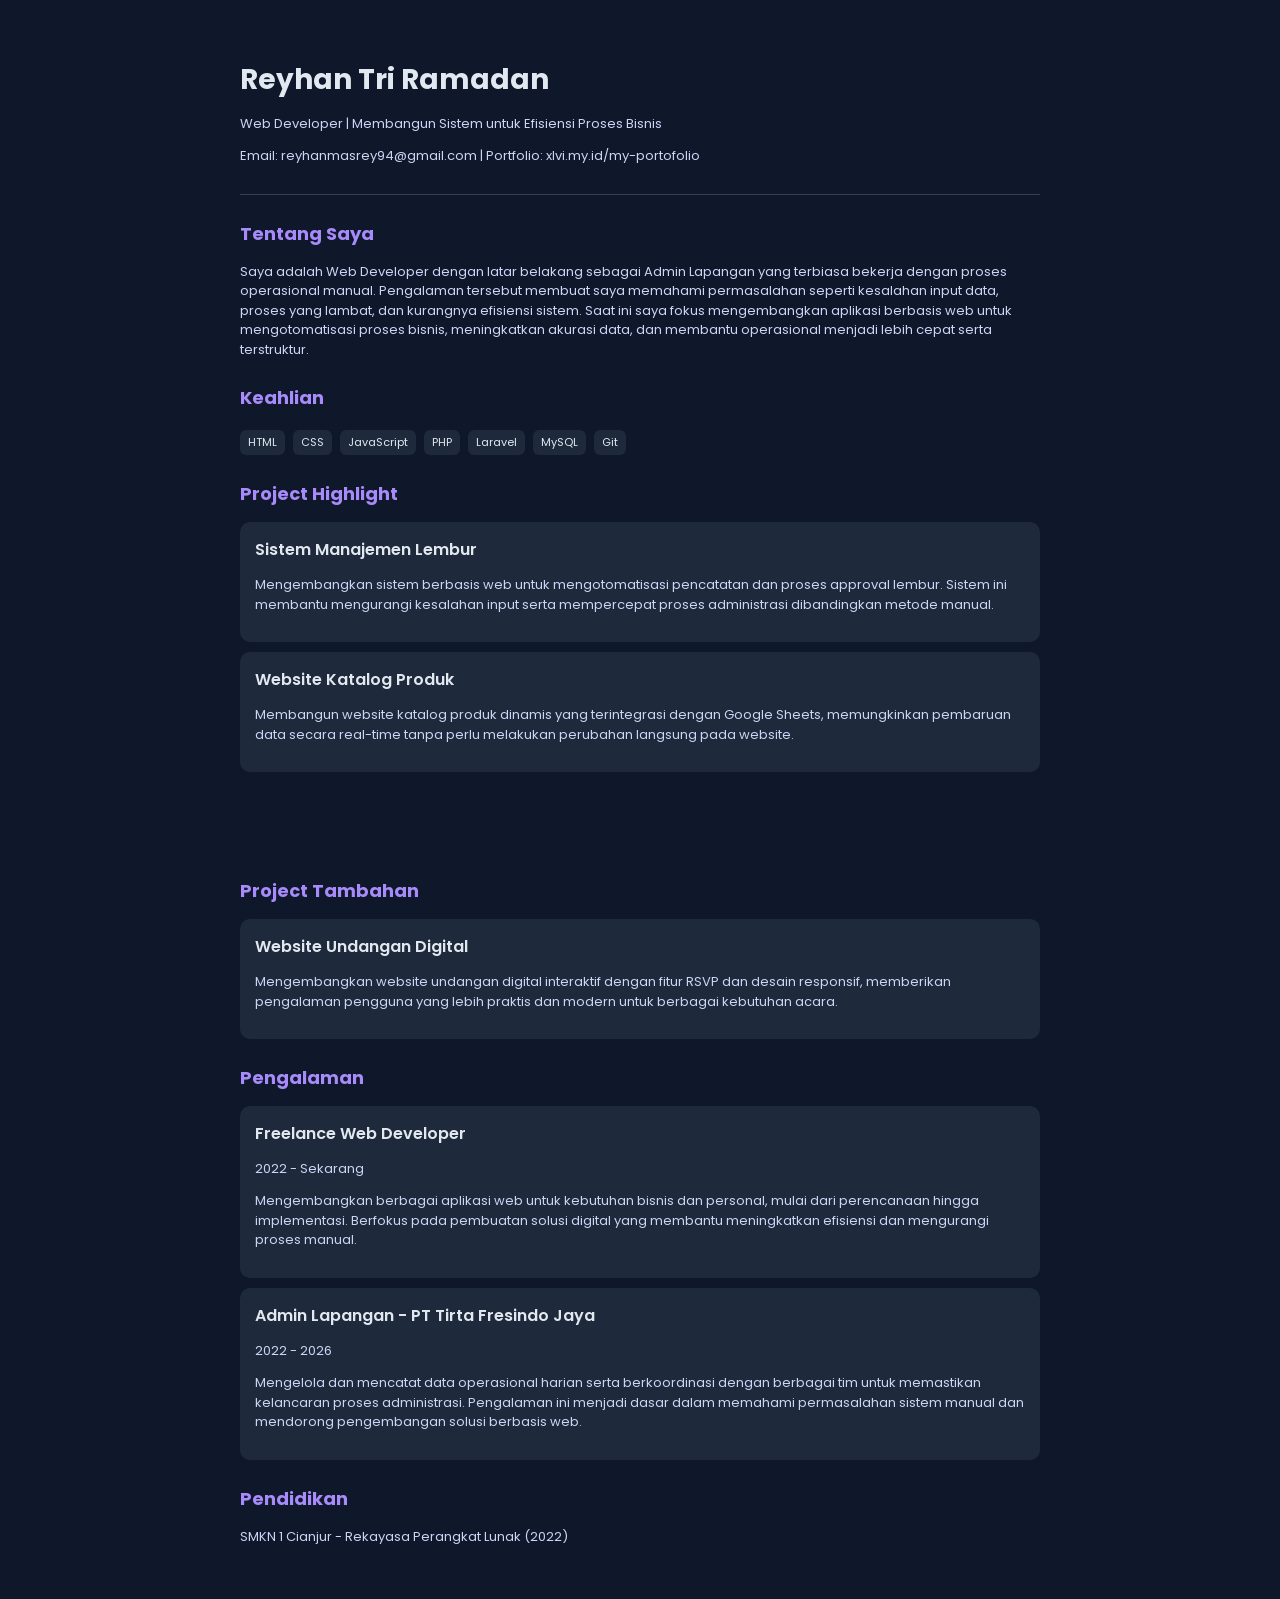
<file: cv.html>
<!DOCTYPE html>
<html lang="en">
<head>
<meta charset="UTF-8">
<title>CV Reyhan</title>
<link href="https://fonts.googleapis.com/css2?family=Poppins:wght@300;400;600;700&display=swap" rel="stylesheet">

<style>
    html, body {
  background: #0f172a;
}
body {
    margin: 0;
    font-family: 'Poppins', sans-serif;
    background: #0f172a;
    color: #e2e8f0;
}

.container {
    max-width: 800px;
    margin: auto;
    padding: 40px;
}

/* PAGE CONTROL */
.page {
    page-break-after: always;
}

.page:last-child {
    page-break-after: auto;
}

/* TYPOGRAPHY */
h1 { font-size: 28px; margin-bottom: 5px; }
h2 { font-size: 18px; color: #a78bfa; margin-top: 25px; }
p { font-size: 13px; line-height: 1.5; color: #cbd5f5; }

.header {
    border-bottom: 1px solid #334155;
    padding-bottom: 15px;
}

/* UI */
.badge {
    display: inline-block;
    padding: 4px 8px;
    margin: 4px 4px 0 0;
    background: #1e293b;
    border-radius: 6px;
    font-size: 11px;
}

.card {
    background: #1e293b;
    padding: 15px;
    border-radius: 10px;
    margin-top: 10px;
    break-inside: avoid;
}

.title {
    font-weight: 600;
}

/* PRINT FIX */
@media print {

  * {
    -webkit-print-color-adjust: exact !important;
    print-color-adjust: exact !important;
  }

  body {
    background: #0f172a !important;
    color: #e2e8f0 !important;
  }

  .container {
    padding: 30px !important;
  }

  .card {
    background: #1e293b !important;
    page-break-inside: avoid;
    break-inside: avoid;
  }

  .badge {
    background: #1e293b !important;
  }

  h2 {
    color: #a78bfa !important;
  }

  p {
    color: #cbd5f5 !important;
  }

  .header {
    border-bottom: 1px solid #334155 !important;
  }
}
@page {
  size: A4;
  margin: 0;
}
</style>
</head>

<body>

<!-- HALAMAN 1 -->
<div class="container page">

<div class="header">
    <h1>Reyhan Tri Ramadan</h1>
    <p>Web Developer | Membangun Sistem untuk Efisiensi Proses Bisnis</p>
    <p>Email: reyhanmasrey94@gmail.com | Portfolio: xlvi.my.id/my-portofolio</p>
</div>

<h2>Tentang Saya</h2>
<p>
Saya adalah Web Developer dengan latar belakang sebagai Admin Lapangan yang terbiasa bekerja dengan proses operasional manual. 
Pengalaman tersebut membuat saya memahami permasalahan seperti kesalahan input data, proses yang lambat, dan kurangnya efisiensi sistem. 

Saat ini saya fokus mengembangkan aplikasi berbasis web untuk mengotomatisasi proses bisnis, meningkatkan akurasi data, dan membantu operasional menjadi lebih cepat serta terstruktur.
</p>

<h2>Keahlian</h2>
<div>
<span class="badge">HTML</span>
<span class="badge">CSS</span>
<span class="badge">JavaScript</span>
<span class="badge">PHP</span>
<span class="badge">Laravel</span>
<span class="badge">MySQL</span>
<span class="badge">Git</span>
</div>

<h2>Project Highlight</h2>

<div class="card">
<div class="title">Sistem Manajemen Lembur</div>
<p>
Mengembangkan sistem berbasis web untuk mengotomatisasi pencatatan dan proses approval lembur. 
Sistem ini membantu mengurangi kesalahan input serta mempercepat proses administrasi dibandingkan metode manual.
</p>
</div>

<div class="card">
<div class="title">Website Katalog Produk</div>
<p>
Membangun website katalog produk dinamis yang terintegrasi dengan Google Sheets, 
memungkinkan pembaruan data secara real-time tanpa perlu melakukan perubahan langsung pada website.
</p>
</div>

</div>

<!-- HALAMAN 2 -->
<div class="container">

<h2>Project Tambahan</h2>

<div class="card">
<div class="title">Website Undangan Digital</div>
<p>
Mengembangkan website undangan digital interaktif dengan fitur RSVP dan desain responsif, 
memberikan pengalaman pengguna yang lebih praktis dan modern untuk berbagai kebutuhan acara.
</p>
</div>

<h2>Pengalaman</h2>

<div class="card">
<div class="title">Freelance Web Developer</div>
<p>2022 - Sekarang</p>
<p>
Mengembangkan berbagai aplikasi web untuk kebutuhan bisnis dan personal, mulai dari perencanaan hingga implementasi. 
Berfokus pada pembuatan solusi digital yang membantu meningkatkan efisiensi dan mengurangi proses manual.
</p>
</div>

<div class="card">
<div class="title">Admin Lapangan - PT Tirta Fresindo Jaya</div>
<p>2022 - 2026</p>
<p>
Mengelola dan mencatat data operasional harian serta berkoordinasi dengan berbagai tim untuk memastikan kelancaran proses administrasi. 
Pengalaman ini menjadi dasar dalam memahami permasalahan sistem manual dan mendorong pengembangan solusi berbasis web.
</p>
</div>

<h2>Pendidikan</h2>
<p>SMKN 1 Cianjur - Rekayasa Perangkat Lunak (2022)</p>

</div>

</body>
</html>
</file>
